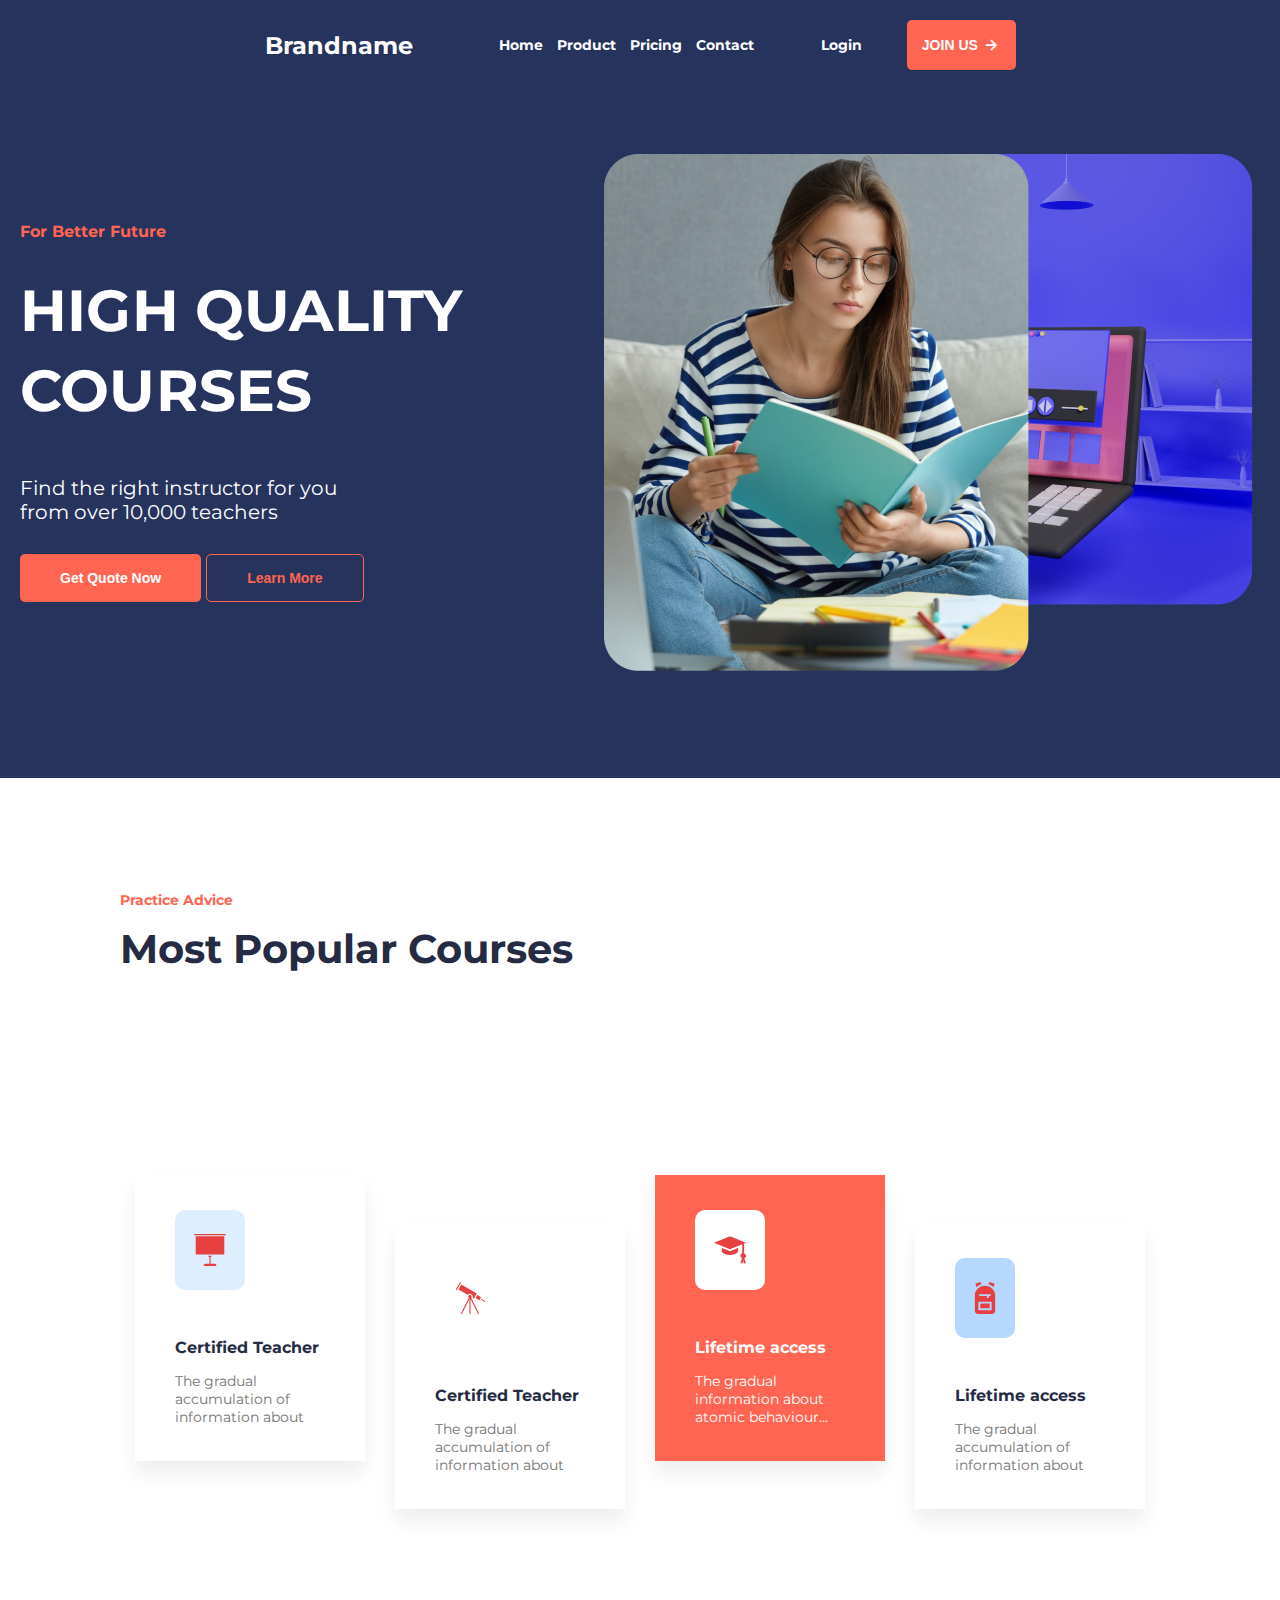
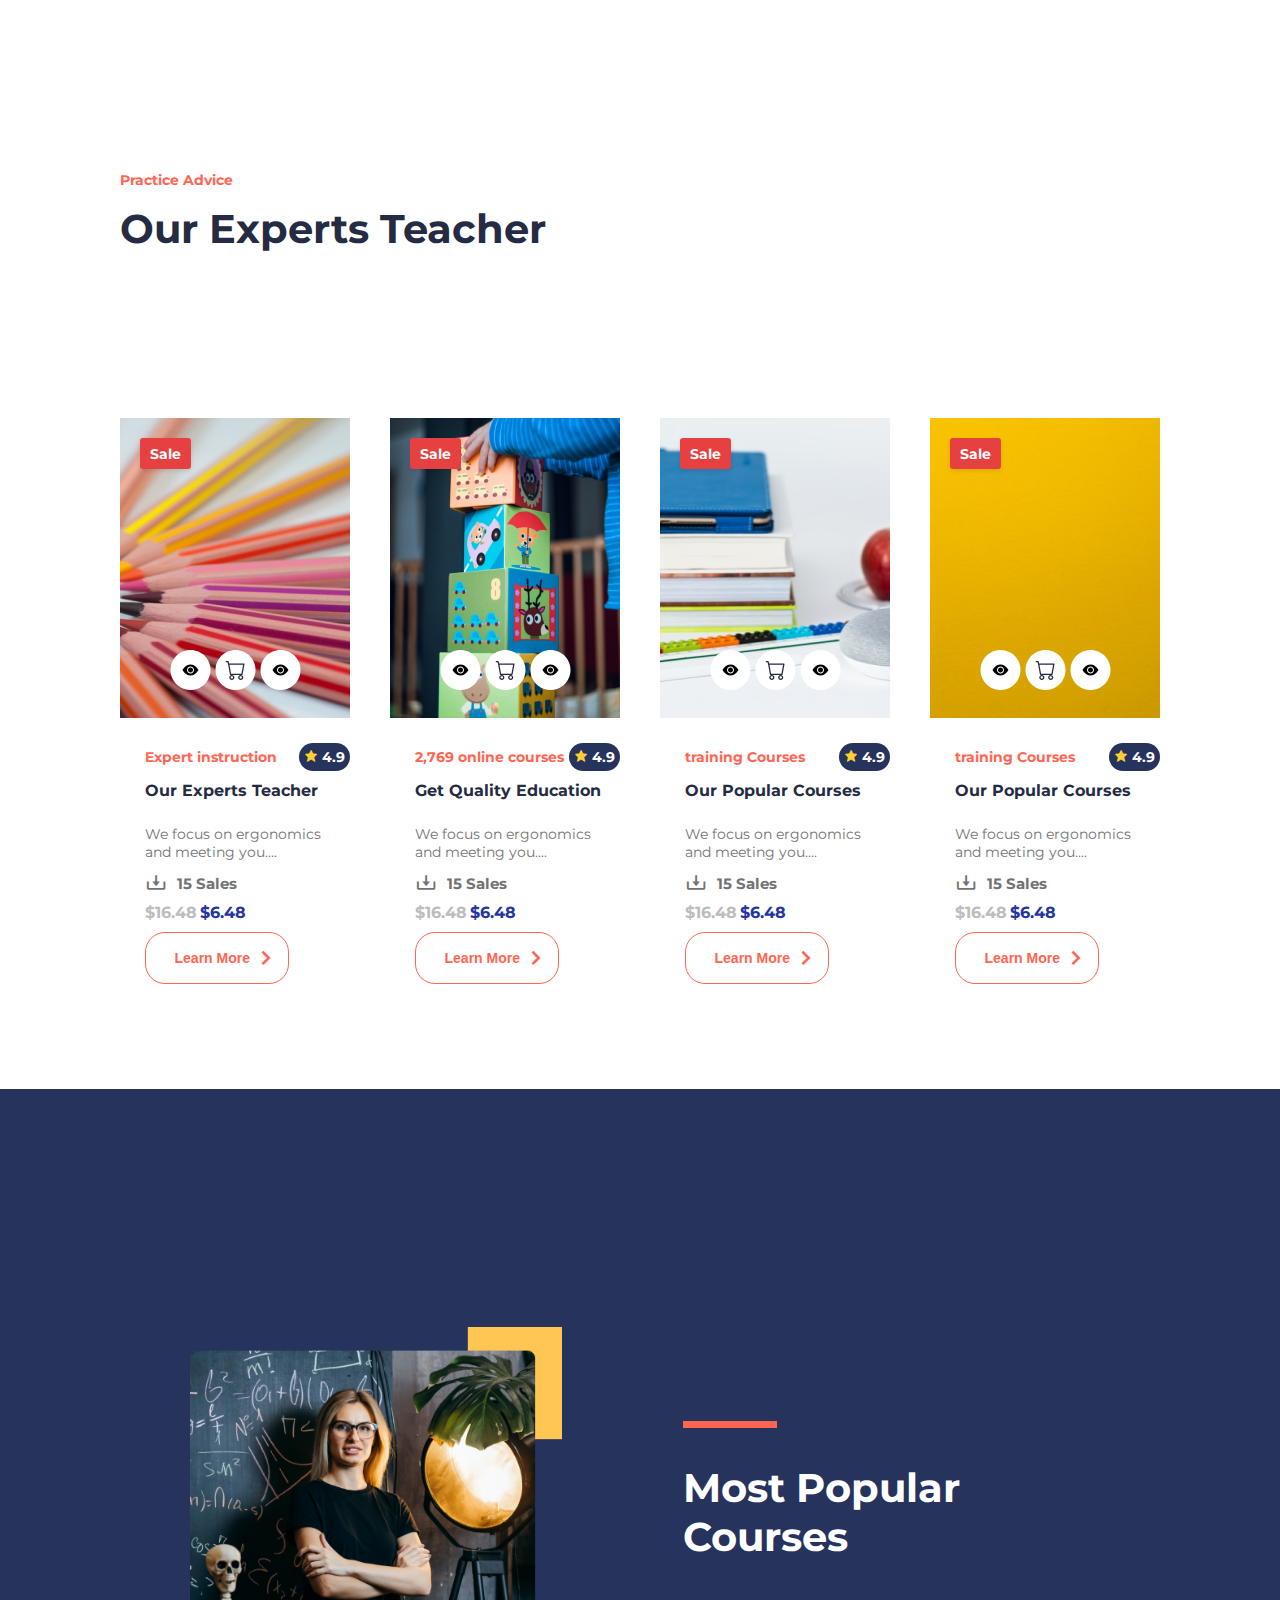
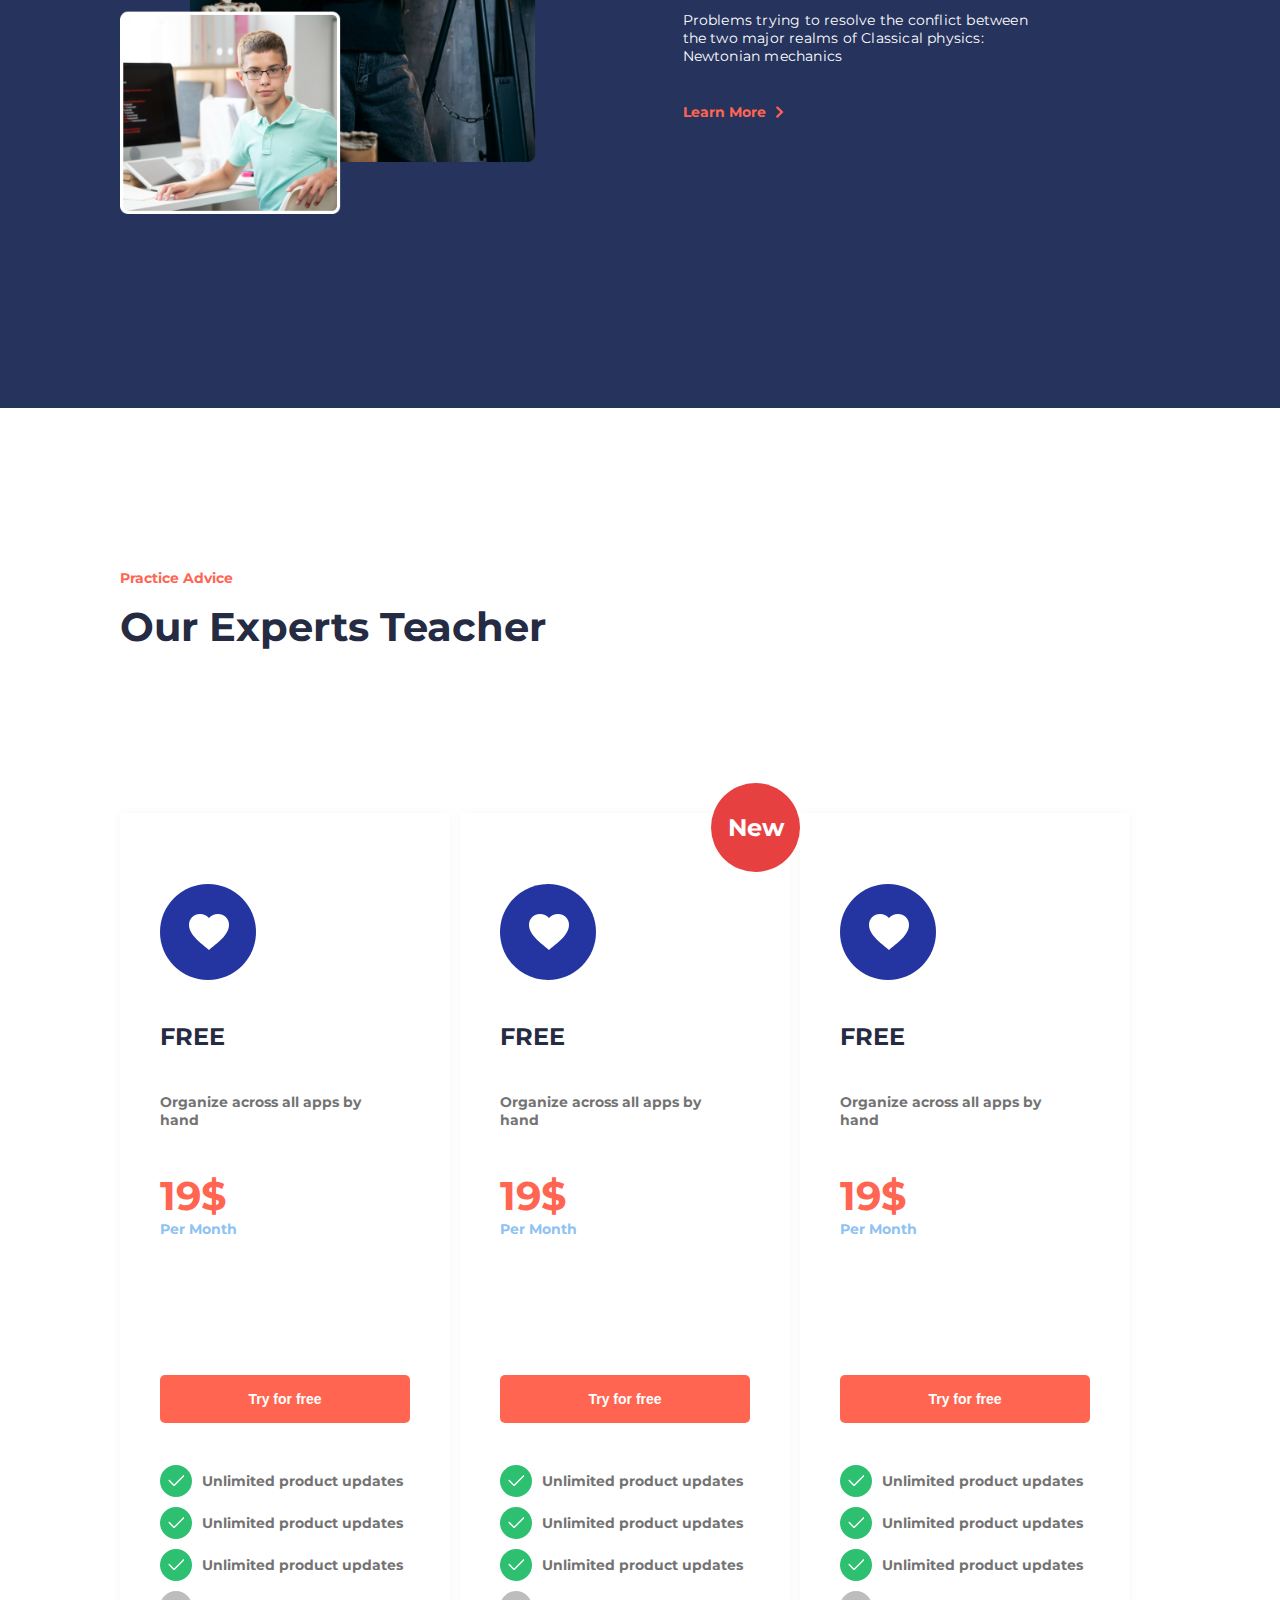
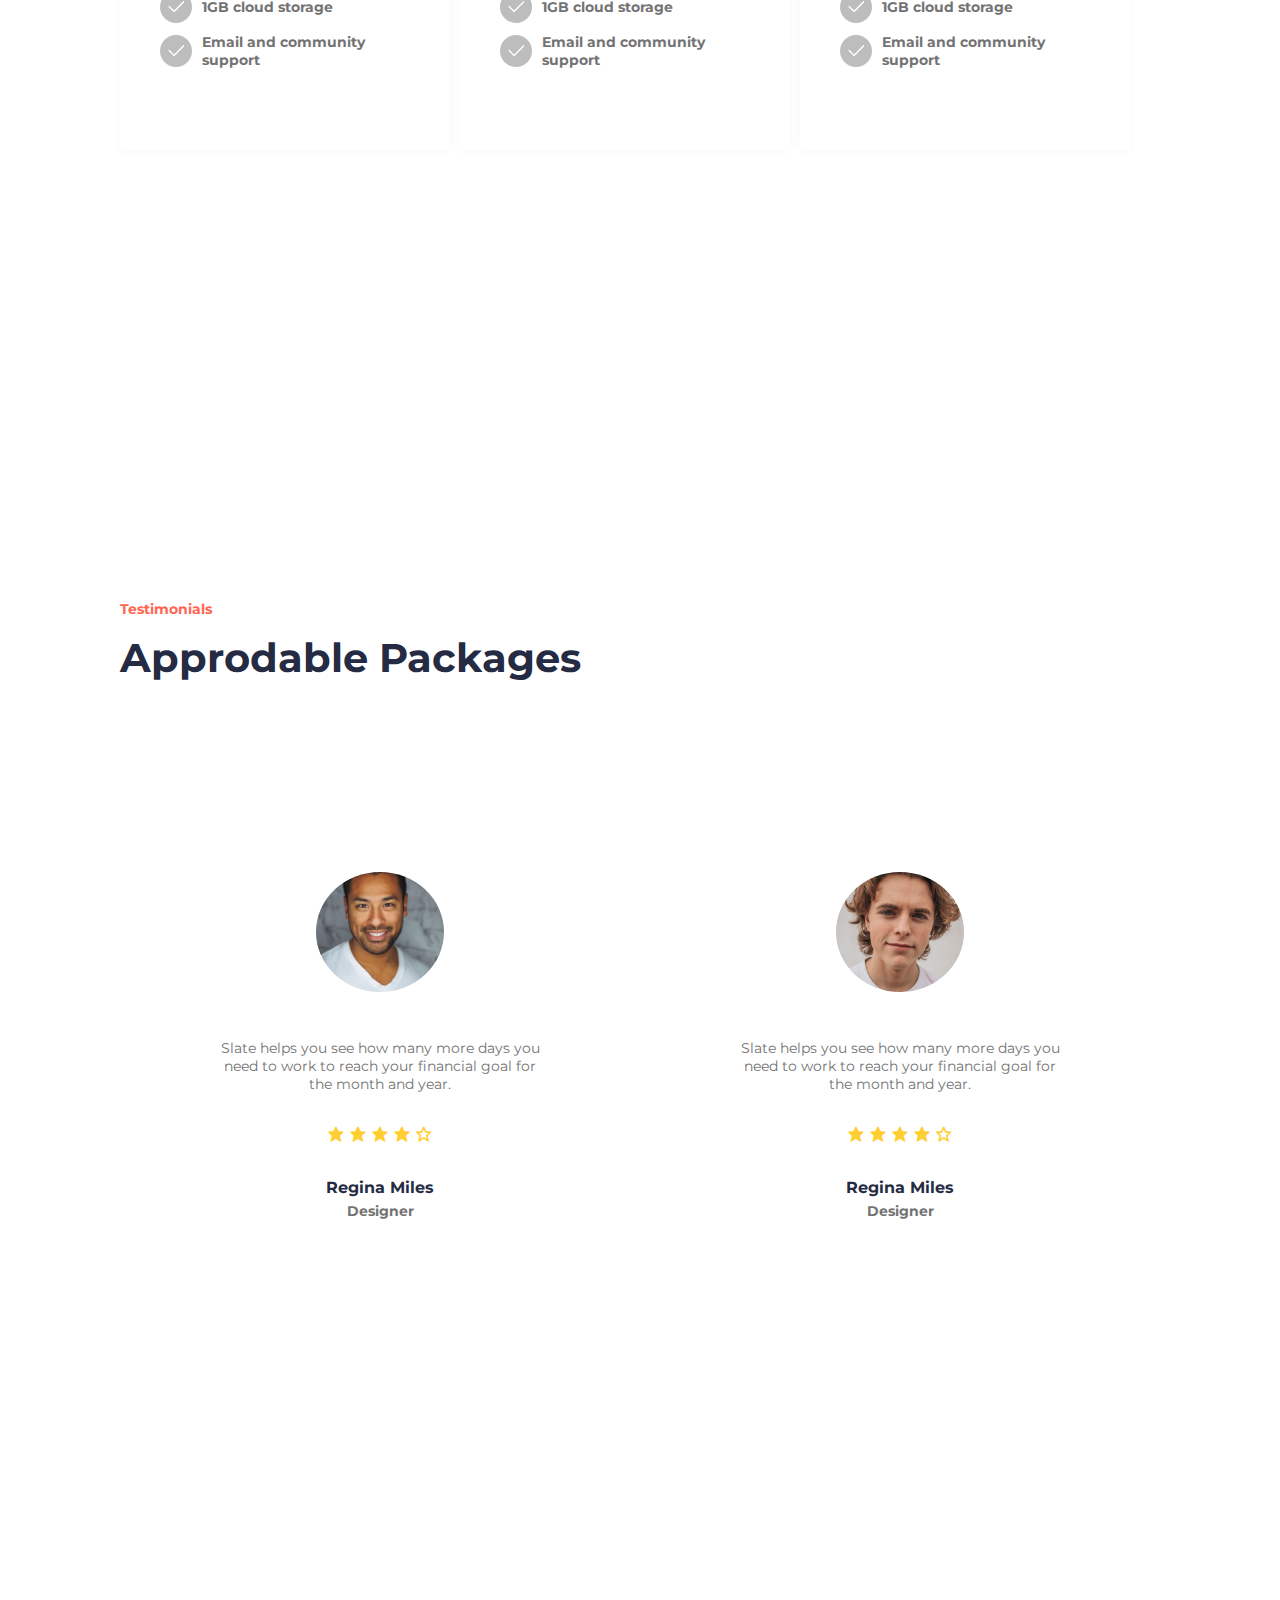
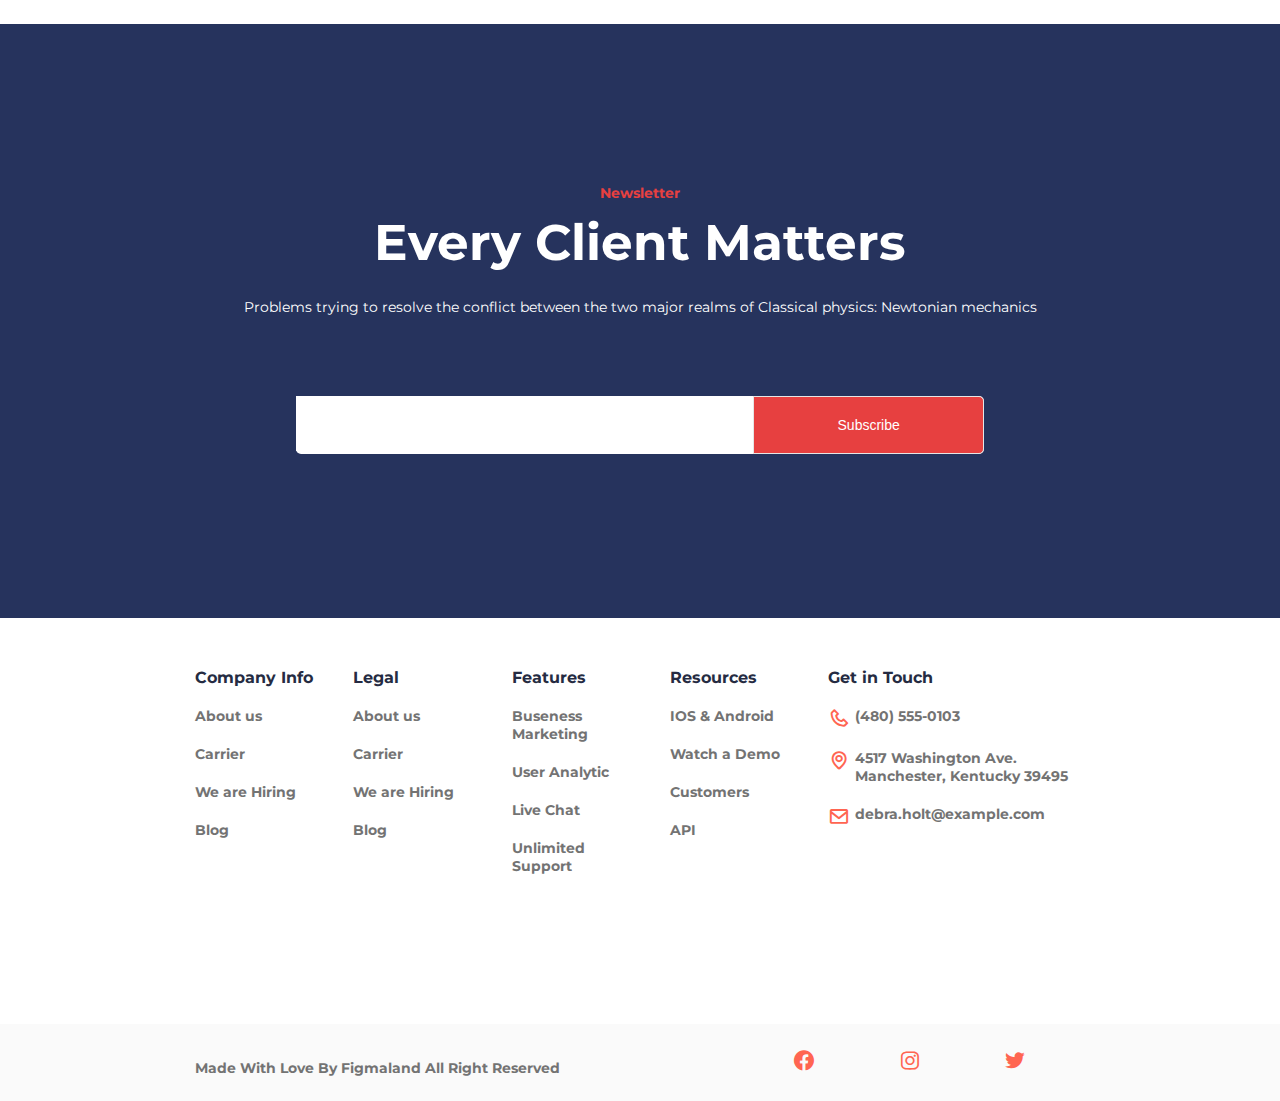
<file: index.html>
<!DOCTYPE html>
<html lang="pt-r">
<head>
    <meta charset="UTF-8">
    <meta http-equiv="X-UA-Compatible" content="IE=edge">
    <meta name="viewport" content="width=device-width,user-scalable=no">
    <link rel="preconnect" href="https://fonts.gstatic.com" crossorigin>
    <link rel="preconnect" href="https://fonts.googleapis.com">
    <link href="https://fonts.googleapis.com/css2?family=Montserrat:ital,wght@0,100;0,200;0,300;0,400;0,500;0,600;0,700;0,800;0,900;1,100;1,200;1,300;1,400;1,500;1,600;1,700;1,800;1,900&display=swap" rel="stylesheet">
    <link rel="shortcut icon" href="imagens/figma.svg" type="image/x-icon">
    <!-- Icons -->
    <link href='https://unpkg.com/boxicons@2.1.2/css/boxicons.min.css' rel='stylesheet'>
    <!-- CSS -->
    <link rel="stylesheet" href="css/style.css">
    <title>School Leader</title>
</head>
<body>
    <header>
        <div class="logo">
            <a href="index.html">Brandname</a>
        </div>

        <div class="box-btn">
            <span id="btn-mobile"></span>
        </div>
        <nav class="menu">
            <ul>
                <li><a href="#">Home</a></li>
                <li><a href="#">Product</a></li>
                <li><a href="#">Pricing</a></li>
                <li><a href="#">Contact</a></li>
            </ul>
            <div class="btn-header">
                <a href="">Login</a>
                <button class="btn-join-us">JOIN US<i class='bx bx-right-arrow-alt' style='color:#ffffff'></i></button> 
            </div>
        </nav>

    </header>
    <section class="welcome">
        <div class="center-content-welcome">
            <section class="text-welcome">
                <span>For Better Future</span>
                <h1>HIGH QUALITY COURSES </h1>
                <p>Find the right instructor for you <br>from over 10,000 teachers</p>
                <div class="btn-welcome">
                    <button>Get Quote Now</button>
                    <button>Learn More</button>
                </div>
            </section>
            <div class="img-welcome">
                <img src="imagens/pic-initial-pag.png" alt="">
            </div>
        </div>
    </section>
    <section class="most-popular">
        <div class="center-main">
            <div class="container-most-popular">
                <section class="section-text-default">
                    <span >Practice Advice</span>
                    <h2>Most Popular Courses</h2>
                    <p >Problems trying to resolve the conflict between<br> 
                        the two major realms of Classical physics: Newtonian mechanics </p>
                </section>
                <section class="cards">
                    <div >
                        <div class="box-card-text">
                            <img id="back-icon-claro"src="imagens/certified-icon.svg" alt="">
                            <h5>Certified Teacher</h5>
                            <p>The gradual<br>accumulation of<br>information about </p>
                        </div>
                    </div>
                    <div >
                        <div class="box-card-text margin-48">
                            <img id="back-icon-claro-azul" src="imagens/telescope.svg" alt="">
                            <h5>Certified Teacher</h5>
                            <p>The gradual<br>accumulation of<br>information about </p>
                        </div>
                    </div>
                    <div >
                        <div class="box-card-text box-card-text-orange">
                           <img id="back-icon-white" src="imagens/cap-icon-form.svg" alt="">
                           <h5>Lifetime access</h5>
                            <p>The gradual <br>information about <br>atomic behaviour...</p>
                        </div>
                    </div>
                    <div >
                        <div class="box-card-text margin-48 flex">
                            <img id="back-icon-azul-escuro" src="imagens/lifetime-icon.svg" alt="">
                            <h5>Lifetime access</h5>
                            <p>The gradual <br>accumulation of <br>information about </p>
                        </div>
                    </div>
                </section>
            </div>
        </div>
    </section>
    <section class="experts-teacher">
        <div class="center-main">
            <section class="section-text-default">
                <span >Practice Advice</span>
                <h2>Our Experts Teacher</h2>
                <p >Problems trying to resolve the conflict between<br> 
                    the two major realms of Classical physics: Newtonian mechanics </p>
            </section>
            <div class="container-cards-text-section">
                <div class="box-display-cards-experts-teacher">
                    <div class="box-card-most-baner-sale">
                        <div class="format-card-div product1">
                            <span class="sale">Sale</span>
                            <div>
                                <img src="imagens/like.svg" alt="">
                                <img src="imagens/basket.svg" alt="">
                                <img src="imagens/eye.svg" alt="">
                            </div>
                        </div>
                        <section class="text-card-product">
                            <div class="span-flex">
                                <span>Expert instruction</span>
                                <span><i class='bx bxs-star' style='color:#ffce31'></i> 4.9</span>
                            </div>
                            <h5>Our Experts Teacher</h5>
                            <p>We focus on ergonomics 
                                <br>and meeting you....</p>
                            <div class="quan-downloads">
                                <i class='bx bx-download' style='color:#737373'></i>
                                <h6>15 Sales</h6>
                            </div>
                            <div class="box-price">
                                <h5>$16.48</h5>
                                <h5>$6.48</h5>
                            </div>
                            <button>Learn More <i class='bx bx-chevron-right' style='color:#ff6551'></i></button>
                        </section>
                    </div>
                    <div class="box-card-most-baner-sale">
                        <div class="format-card-div product2">
                            <span class="sale">Sale</span>
                            <div>
                                <img src="imagens/like.svg" alt="">
                                <img src="imagens/basket.svg" alt="">
                                <img src="imagens/eye.svg" alt="">
                            </div>
                        </div>
                        <section class="text-card-product">
                            <div class="span-flex">
                                <span>2,769 online courses</span>
                                <span><i class='bx bxs-star' style='color:#ffce31'></i> 4.9</span>
                            </div>
                            <h5>Get Quality Education</h5>
                            <p>We focus on ergonomics 
                                <br>and meeting you....</p>
                            <div class="quan-downloads">
                                <i class='bx bx-download' style='color:#737373'></i>
                                <h6>15 Sales</h6>
                            </div>
                            <div class="box-price">
                                <h5>$16.48</h5>
                                <h5>$6.48</h5>
                            </div>
                            <button>Learn More <i class='bx bx-chevron-right' style='color:#ff6551'></i></button>
                        </section>
                    </div>
                    <div class="box-card-most-baner-sale">
                        <div class="format-card-div product3">
                            <span class="sale">Sale</span>
                            <div>
                                <img src="imagens/like.svg" alt="">
                                <img src="imagens/basket.svg" alt="">
                                <img src="imagens/eye.svg" alt="">
                            </div>
                        </div>
                        <section class="text-card-product">
                            <div class="span-flex">
                                <span>training Courses</span>
                                <span><i class='bx bxs-star' style='color:#ffce31'></i> 4.9</span>
                            </div>
                            <h5>Our Popular Courses</h5>
                            <p>We focus on ergonomics 
                                <br>and meeting you....</p>
                            <div class="quan-downloads">
                                <i class='bx bx-download' style='color:#737373'></i>
                                <h6>15 Sales</h6>
                            </div>
                            <div class="box-price">
                                <h5>$16.48</h5>
                                <h5>$6.48</h5>
                            </div>
                            <button>Learn More <i class='bx bx-chevron-right' style='color:#ff6551'></i></button>
                        </section>
                    </div>
                    <div class="box-card-most-baner-sale">
                        <div class="format-card-div product4">
                            <span class="sale">Sale</span>
                            <div>
                                <img src="imagens/like.svg" alt="">
                                <img src="imagens/basket.svg" alt="">
                                <img src="imagens/eye.svg" alt="">
                            </div>
                        </div>
                        <section class="text-card-product">
                            <div class="span-flex">
                                <span>training Courses</span>
                                <span><i class='bx bxs-star' style='color:#ffce31'></i> 4.9</span>
                            </div>
                            <h5>Our Popular Courses</h5>
                            <p>We focus on ergonomics 
                                <br>and meeting you....</p>
                            <div class="quan-downloads">
                                <i class='bx bx-download' style='color:#737373'></i>
                                <h6>15 Sales</h6>
                            </div>
                            <div class="box-price">
                                <h5>$16.48</h5>
                                <h5>$6.48</h5>
                            </div>
                            <button>Learn More <i class='bx bx-chevron-right' style='color:#ff6551'></i></button>
                        </section>
                    </div>
            </div>
            </div>    
    </section>
    <section class="most-popular-courses">
        <div class="center-main margin-160">
            <div class="container-flex-popular-courses">
                <div class="popular-courses-main">
                    <img src="imagens/pic-most-popuar-courses-section.png" alt="">
                </div>
                <section class="text-container-popular-courses">
                    <h2>Most Popular 
                        <br>Courses
                    </h2>
                        <p>Problems trying to resolve the conflict between 
                        <br>the two major realms of Classical physics:<br>
                        Newtonian mechanics </p>
                    <a href="#" title="Saiba mais">Learn More <i class='bx bx-chevron-right' style='color:#ff6551'></i></a>
                </section>
            </div>
        </div>
    </section>
    <section class="our-expert-teacher-two">
        <div class="center-main margin-160">
            <div class="container-flex-expert-two">
                <section class="section-text-default">
                    <span >Practice Advice</span>
                    <h2>Our Experts Teacher</h2>
                    <p >Problems trying to resolve the conflict between<br> 
                    the two major realms of Classical physics: Newtonian mechanics </p>
                </section>
                <div class="box-baners-large">
                    <div class="box-baner">
                        <img src="imagens/coração-blue.svg" alt="">
                        <h3>FREE</h3>
                        <h6>Organize across all apps by 
                        <br>hand</h6>
                        <div class="span-box-baner">
                            <span>19$</span>
                            <h6>Per Month</h6>
                        </div>
                        <p>Slate helps you see how 
                        <br>many more days you need...</p>
                        <button>Try for free</button>
                        <div class="plans">
                            <div class="content-planos">
                                <img src="imagens/circle-verde.svg" alt="">
                                <h6>Unlimited product updates
                                </h6>
                            </div>
                            <div class="content-planos">
                                <img src="imagens/circle-verde.svg" alt="">
                                <h6>Unlimited product updates
                                </h6>
                            </div>
                            <div class="content-planos">
                                <img src="imagens/circle-verde.svg" alt="">
                                <h6>Unlimited product updates
                                </h6>
                            </div>
                            <div class="content-planos">
                                <img src="imagens/circle-cinza.svg" alt="">
                                <h6>1GB cloud storage
                                </h6>
                            </div>
                            <div class="content-planos">
                                <img src="imagens/circle-cinza.svg" alt="">
                                <h6>Email and community<br>support
                                </h6>
                            </div>
                        </div>
                    </div>              
                    <div class="box-baner">
                        <img src="imagens/coração-blue.svg" alt="">
                        <h3>FREE</h3>
                        <h6>Organize across all apps by 
                        <br>hand</h6>
                        <div class="span-box-baner">
                            <span>19$</span>
                            <h6>Per Month</h6>
                        </div>
                        <p>Slate helps you see how 
                        <br>many more days you need...</p>
                        <button>Try for free</button>
                        <div class="plans">
                            <div class="content-planos">
                                <img src="imagens/circle-verde.svg" alt="">
                                <h6>Unlimited product updates
                                </h6>
                            </div>
                            <div class="content-planos">
                                <img src="imagens/circle-verde.svg" alt="">
                                <h6>Unlimited product updates
                                </h6>
                            </div>
                            <div class="content-planos">
                                <img src="imagens/circle-verde.svg" alt="">
                                <h6>Unlimited product updates
                                </h6>
                            </div>
                            <div class="content-planos">
                                <img src="imagens/circle-cinza.svg" alt="">
                                <h6>1GB cloud storage
                                </h6>
                            </div>
                            <div class="content-planos">
                                <img src="imagens/circle-cinza.svg" alt="">
                                <h6>Email and community<br>support
                                </h6>
                            </div>
                        </div>
                    </div>              
                    <div class="box-baner">
                        <img src="imagens/coração-blue.svg" alt="">
                        <h3>FREE</h3>
                        <h6>Organize across all apps by 
                        <br>hand</h6>
                        <div class="span-box-baner">
                            <span>19$</span>
                            <h6>Per Month</h6>
                        </div>
                        <p>Slate helps you see how 
                        <br>many more days you need...</p>
                        <button>Try for free</button>
                        <div class="plans">
                            <div class="content-planos">
                                <img src="imagens/circle-verde.svg" alt="">
                                <h6>Unlimited product updates
                                </h6>
                            </div>
                            <div class="content-planos">
                                <img src="imagens/circle-verde.svg" alt="">
                                <h6>Unlimited product updates
                                </h6>
                            </div>
                            <div class="content-planos">
                                <img src="imagens/circle-verde.svg" alt="">
                                <h6>Unlimited product updates
                                </h6>
                            </div>
                            <div class="content-planos">
                                <img src="imagens/circle-cinza.svg" alt="">
                                <h6>1GB cloud storage
                                </h6>
                            </div>
                            <div class="content-planos">
                                <img src="imagens/circle-cinza.svg" alt="">
                                <h6>Email and community<br>support
                                </h6>
                            </div>
                        </div>
                    </div>                       
                </div>
            </div>
        </div>
    </section>

    <!-- APRODABLE SECTION -->
    <section class="aprodable">
        <div class="center-main margin-160">
            <div class="aprodable-flex-container"> 
                <section class="section-text-default">
                    <span >Testimonials</span>
                    <h2>Approdable Packages</h2>
                    <p >Problems trying to resolve the conflict between<br> 
                        the two major realms of Classical physics: Newtonian mechanics  </p>
                </section>
                <div class="testimoniais">
                    <div class="descri">
                        <div class="img-profile user1">
                        </div>
                        <p >Slate helps you see how many more days 
                            you need to work to reach your financial 
                            goal for the month and year.</p>
                        <div class="star-box">
                            <i class='bx bxs-star' style='color:#ffce31'></i>
                            <i class='bx bxs-star' style='color:#ffce31'></i>
                            <i class='bx bxs-star' style='color:#ffce31'></i>
                            <i class='bx bxs-star' style='color:#ffce31'></i>
                            <i class='bx bx-star' style='color:#ffce31'  ></i>
                        </div>
                        <div class="name-profission">
                            <h5>Regina Miles</h5>
                            <h6>Designer</h6>
                        </div>
                    </div>
                    <box class="descri">
                        <div class="img-profile user2">
                        </div>
                        <p >Slate helps you see how many more days 
                            you need to work to reach your financial 
                            goal for the month and year.</p>
                        <div class="star-box">
                            <i class='bx bxs-star' style='color:#ffce31'></i>
                            <i class='bx bxs-star' style='color:#ffce31'></i>
                            <i class='bx bxs-star' style='color:#ffce31'></i>
                            <i class='bx bxs-star' style='color:#ffce31'></i>
                            <i class='bx bx-star' style='color:#ffce31'  ></i>
                        </div>
                        <div class="name-profission">
                            <h5>Regina Miles</h5>
                            <h6>Designer</h6>
                        </div>
                    </box>
                </div>
            </div>
        </div>
    </section>
    <footer>
    
        <!-- Newsletter section -->

    <section class="newsletter">
        <div class="center-main margin-160">
            <div class="container-flex-newsletter">
                <section class="text-newsletter">
                    <h6>Newsletter</h6>
                    <h3>Every Client Matters</h3>
                    <p>Problems trying to resolve the conflict between 
                        the two major realms of Classical physics: Newtonian mechanics </p>
                </section>
            
                <div class="search">
                    <form>
                        <div class="box-label">
                            <label>
                                <input type="search" name="search">
                            </label>
                            <input type="submit" nane="send" value="Subscribe">
                        </div>
                    </form>
                </div>
            </div>
        </div>
    </section>
    <footer>
    
        <div class="container-flex-footer">
            <div class="center-footer-especial">
                <div class="box-links">
                    <section class="footer-links">
                        <h5>Company Info</h5>
                        <a href="">About us</a>
                        <a href="">Carrier</a>
                        <a href="">We are Hiring</a>
                        <a href="">Blog</a>
                    </section>
                    <section class="footer-links">
                        <h5>Legal</h5>
                        <a href="">About us</a>
                        <a href="">Carrier</a>
                        <a href="">We are Hiring</a>
                        <a href="">Blog</a>
                    </section>
                    <section class="footer-links">
                        <h5>Features</h5>
                        <a href="">Buseness Marketing</a>
                        <a href="">User Analytic</a>
                        <a href="">Live Chat</a>
                        <a href="">Unlimited Support</a>
                    </section>
                    <section class="footer-links">
                        <h5>Resources</h5>
                        <a href="">IOS & Android</a>
                        <a href="">Watch a Demo</a>
                        <a href="">Customers</a>
                        <a href="">API</a>
                    </section>
                    <address>
                        <h5>Get in Touch</h5>
                        <a href="">
                            <div class="flex-address-links">
                                <i class='bx bx-phone'></i>
                                <h6>(480) 555-0103</h6>
                            </div>
                        </a>
                        <a href="">
                            <div class="flex-address-links">
                                <i class='bx bx-map'></i>
                                <h6>4517 Washington Ave. Manchester, 
                                    Kentucky 39495</h6>
                            </div>
                        </a>
                        <a href="">
                            <div class="flex-address-links">
                                <i class='bx bx-envelope'  ></i>
                                <h6>debra.holt@example.com</h6>
                            </div>
                        </a>

                    </address>
                </div>
            </div>
            <section class="copy">
                <p>Made With Love By Figmaland All Right Reserved </p>
                <div class="icons-links-copy">
                    <a href="">
                        <i class='bx bxl-facebook-circle' style='color:#ff6551'  ></i>
                    </a>
                    <a href=""> 
                        <i class='bx bxl-instagram' style='color:#ff6551' ></i>
                    </a>
                    <a href="">
                        <i class='bx bxl-twitter' style='color:#ff6551' ></i>
                    </a>
                </div>
            </section>
        </div>

    </footer>
    <script src="js/script.js"></script>
</body>
</html>
</file>
<file: css/style.css>
@import url("https://necolas.github.io/normalize.css/latest/normalize.css");

*{
    margin: 0;
    padding: 0;
    box-sizing: border-box;
    /* font-size: 1rem; */
}
:root{
    --bg-dark-blue:rgba(38, 51, 93, 1);
    --text-color:#fff;
    --primary-color: rgba(255, 101, 81, 1);
    --color-hs-sections: #252B42;
    --color-p-cards:#737373;
    --color-back-icon-claro: #F9FDFF;
    --color-back-icon-azul-claro:#DDEEFE;
    --color-back-icon-white:#fff;
    --color-back-icon-azul-escuro: #B6D7FF;

}
ul, li, a,h1,p,h2,h3,h4,h5,p{
    text-decoration: none;
    list-style: none;
    padding: none;
    margin: 0;
}
body{
    font-family: 'Montserrat', 'sans-serif';
    transition: all 0.5s ease-in-out;
}

/* Configuração do texto padrão dos títulos */

.section-text-default{
    flex: 1;
    padding-right: 40px;
}

.section-text-default h2,p{
    margin-top: 15px;
}
.section-text-default span{
    font-weight: 700;
    font-size: 14px;
    color: var(--primary-color);
}
.section-text-default h2{
    font-size: 40px;
    font-weight: bold;
    color:var(--color-hs-sections);
}
/* Configuração do texto padrão dos títulos */

header{
    display: flex;
    align-items: center;
    justify-content: center;
    min-height: 71px;
    background-color: var(--bg-dark-blue);
    color: var(--text-color);
    padding: 19px 220px 0 195px;
    font-style: normal;
    font-weight: bold;
    font-size: 14px;
}
.logo{
    display: flex;
    justify-content: center;
    align-items: center;
    font-size: 24px;
    flex: 1;
}
.logo a{
    color: var(--text-color);
    display: block; 
    padding: 3px;
}
.box-btn{
    display: none;
}
#btn-mobile{
    position: relative;
    width: 30px;
    max-height: 30px;
    display: block;
    transition: all 0.3s ease-in-out;
    border-top: solid 4px rgb(255, 255, 255);
    cursor: pointer;
}
#btn-mobile::before,#btn-mobile::after{
    content: '';
    width: 30px;
    height: 4px;
    display: block;
    background-color:currentColor;
    margin-top: 5px;
    transition: all 0.3s ease-in-out;
    position: relative;
}
.box-btn.active #btn-mobile{
    border-top: 0;
}
.box-btn.active #btn-mobile::before{
    transform: rotate(45deg);
}
.box-btn.active #btn-mobile::after{
    top: -9px;
    transform: rotate(-45deg);
}
.menu.active{
    display: block;
    position: absolute;
    top: 71px;
    width:100vw;
    height: 100vh;
    background-color: #26335D;
}
.menu.active ul{
    position: relative;
    display: block;
    margin: 50px auto;
    text-align: center;
}
.menu.active ul li{
    font-size: 20px;
    margin-bottom: 20px;
}
.menu.active .btn-header{
    margin: 30px auto;
    justify-content: center;
}

.menu{
    /* min-width: 738px; */
    display: flex;
    align-items: center;
    justify-content: space-around;
    flex: 2;
    animation: menu-animated 0.2s ease-in 0.2s forwards;
}
.menu ul{
    animation: drop-options 0.3s ease-in-out 0.5s forwards;
}
.menu .btn-header .btn-join-us{
    display: flex;
    align-items: center;
    background: var(--primary-color);
    padding: 15px;
    border-radius: 5px;
    border: 0;
    gap: 3px;
    cursor: pointer;
    font-size: 14px;
    font-weight: bold;
    color: #fff;
    text-transform: uppercase;
    text-align: center;
}
.menu .btn-header .btn-join-us i{
    font-size: 20px;
}
.menu ul{
    display: flex;
    max-width: 289px;
    width: 100%;
    gap: 14px;
}
.menu ul li a{
    display: block;
    color: var(--text-color);
}
.btn-header a{
    display: block;
    color: var(--text-color);
}
.btn-header{
    display: flex;
    max-width: 223px;
    width: 100%;
    align-items: center;
    gap: 45px;
}
.welcome{
    background: var(--bg-dark-blue);
    background-size: cover;
    min-height: 707px;
    /* padding: 10px; */
}

.center-content-welcome{
    max-width: 1280px;
    /* width: 100%; */
    display: flex;
    align-items: center;
    margin: 0 auto;
    transition: all 0.2s ease-in-out;
    flex-wrap: wrap;
}
.text-welcome{
    display: flex;
    width: 100%;
    height: auto;
    flex-direction: column;
    gap: 30px;
    font-style: normal;
    flex: 1.2;
    padding-left: 20px;
    padding-right: 60px;
}
.text-welcome span{
    font-size: 16px;
    font-weight: bold;
    color: var(--primary-color);
}
.text-welcome h1{
    font-style: normal;
    font-weight: 700;
    font-size: 58px;
    line-height: 80px;
    letter-spacing: 0.2px;
    color: #FFFFFF;
}
.text-welcome p{
    font-size: 20px;
    font-weight: 400;
    color: var(--text-color);
}
.btn-welcome{
    display: flex;
    max-width: 367px;
    gap: 5px;
}
.text-welcome .btn-welcome button{
    border: none;
    padding: 15px 40px;
    border-radius: 5px;
    font-size: 14px;
    font-weight: bold;
    cursor: pointer;
    
}
.text-welcome .btn-welcome button:nth-child(1){
    background: var(--primary-color);
    color: var(--text-color);
    max-width: 195px;
}
.text-welcome .btn-welcome button:nth-child(2){
    background: none;
    border: solid 1px var(--primary-color);
    color: var(--primary-color);
    max-width: 165px;
}
.img-welcome{
    flex: 1;
    width: 100%;
    display: flex;
    align-items: center;
    justify-content: center;
}
.img-welcome img{
    min-width: 80%;
}
/* Container que centralizar o conteúdo do site  */
.center-main{
    max-width: 1040px;
    margin: 112px auto;
    transition: all 0.2s ease-in-out;
}
/* </> */
.most-popular{
    min-height: 768px;
}
.container-most-popular{
    min-height: 768px;
    width: 100%;
    display: flex;
    flex-direction: column;
    justify-content: space-around;
}
.cards{
    display: flex;
    justify-content: space-around;
    flex-wrap: wrap;
    flex:1;

}
.cards div{
    flex:1;
    max-width: 230px;
    min-width: 230px;
}
.cards .box-card-text{
    flex:1;
    min-width: 230px;
    display: flex;
    flex-direction: column;
    align-items: flex-start;
    padding: 35px 40px;
    background: #FFFFFF;
    box-shadow: 0px 13px 19px rgba(0, 0, 0, 0.07);
    font-weight: 700;
    font-size: 16px;
    text-align: left;
    transition: all 0.2s ease-in-out;
}
.cards .box-card-text:hover{
    transform: scale(1.05);
}
.cards .box-card-text-orange{
    background: var(--primary-color);
}
.cards .box-card-text img{
    display: block;
    padding: 24px 19px;
    border-radius: 10px;
    max-width: 71px;
    max-height: 80px;
}
.cards .box-card-text h5{
    /* line-height: 20px; */
    /* border-bottom-width: 1px; */
    /* border-bottom: 1px solid var(--primary-color) */
    font-weight: 700;
    font-size: 16px;
    color: var(--color-hs-sections);
}
.cards .box-card-text p{
    font-weight: 400;
    font-size: 14px;
    color: var(--color-p-cards);
}
.cards .box-card-text-orange h5{
    font-weight: 700;
    font-size: 16px;
    color: var(--text-color);
}
.cards .box-card-text-orange p{
    font-weight: 400;
    font-size: 14px;
    color: var(--text-color);
}
.cards .box-card-text #back-icon-claro{
    background-color: var(--color-back-icon-azul-claro);
}
.cards .box-card-text #back-icon-azul-claro{
    background-color: var(--color-back-icon-claro);
    
}
.cards .box-card-text #back-icon-white{
    background-color: var(--color-back-icon-white);
}
.cards .box-card-text #back-icon-azul-escuro{
    background-color: var(--color-back-icon-azul-escuro);
}
.cards :nth-child(2), .cards :nth-child(4){
    margin-top: 48px;
}

/* seção 3 */
.experts-teacher{
    min-height: 919px;
}
.container-cards-text-section{
    display: flex;
    flex-direction: column;
    justify-content: space-between;
}
.box-display-cards-experts-teacher{
    display: flex;
    align-items: center;
    justify-content: space-between;
    margin-top: 112px;
    overflow: hidden;
    gap: 20px;
}
.box-display-cards-experts-teacher .format-card-div{
    display: flex;
    flex-direction: column;
    align-items: flex-start;
    justify-content: space-between;
    height: 300px;
    max-width: 238px;
    width: 100%;
    background-size: cover;
    background-position: center;
    padding: 20px 20px 24px 20px;
    transition: all 0.2s ease-in-out;
}
.box-display-cards-experts-teacher .format-card-div:hover{
    transform: scale(1.05);
}
.box-display-cards-experts-teacher .format-card-div.product1 {
    background-image: url("../imagens/product-cover-1.png");
}
.box-display-cards-experts-teacher .format-card-div.product2 {
    background-image: url("../imagens/product-cover-2.png");
}
.box-display-cards-experts-teacher .format-card-div.product3 {
    background-image: url("../imagens/product-cover-3.png");
}
.box-display-cards-experts-teacher .format-card-div.product4 {
    background-image: url("../imagens/product-cover-4.png");
}
.box-display-cards-experts-teacher{
    flex-wrap: wrap;
}
.box-display-cards-experts-teacher .sale{
    padding: 6.5px 10px;
    color: var(--text-color);
    background: #E74040;
    box-shadow: 0px 2px 4px rgba(0, 0, 0, 0.1);
    border-radius: 3px;
    font-weight: 700;
    font-size: 14px;
}
.box-card-most-baner-sale{
    display: flex;
    flex-direction: column;
    min-width: 210px;
    flex: 1; 
    max-width: 230px;

}
.format-card-div div{
    margin: 0 auto;
    background: none;
}


.box-section-text-card{
    display: flex;
    align-items: center;
    justify-content: space-between;
}
.text-card-product{
    display: flex;
    flex-direction: column;
    justify-content: space-between;
    gap: 10px;
    height: 267px;
    max-width: 238px;
    width: 100%;
    padding: 25px 0 35px 25px;
}
.text-card-product .span-flex {
    display: flex;
    justify-content: space-between;
    align-items: center;
    color: var(--primary-color);
    font-weight: 700;
    font-size: 14px;
}
.text-card-product .span-flex span:nth-child(2){
    display: block;
    background: #26335D;
    padding: 5px;
    border-radius: 20px;
    color: var(--text-color);
}
.text-card-product h5{
    font-weight: 700;
    font-size: 16px;
    color: var(--color-hs-sections);
}
.text-card-product p{
    font-weight: 400;
    font-size: 14px;
    color: var(--color-p-cards);
}
.text-card-product .quan-downloads{
    display: flex;
    gap: 10px;
    align-items: flex-end;
    text-align: center;
    font-size: 22px;
    font-weight: bold;
    color: var(--color-p-cards);
}
.text-card-product .box-price{
    display: flex;
    font-weight: 700;
    font-size: 16px;
    gap: 3px;
}
.text-card-product .box-price h5:nth-child(1){
    color: #BDBDBD;
}
.text-card-product .box-price h5:nth-child(2){
    color: #2435A1;
}
.text-card-product button{
    display: flex;
    align-items: center;
    justify-content: flex-end;
    border-radius: 20px;
    border: solid 1px var(--primary-color);
    color: var(--primary-color);
    background: none;
    padding: 10px 8px 10px 12px;
    max-width: 144px;
    font-weight: 700;
    font-size: 14px;
    cursor: pointer;
}
.text-card-product button i{
    padding: 0;
    font-size: 30px;
}





/* seção 4 */
.center-main.margin-160{
    margin-top: 160px;
}
.most-popular-courses{
    background: var(--bg-dark-blue);
    min-height: 919px;
    display: flex;
    align-items: center;
    background-size: cover;
}
.container-flex-popular-courses{
    display: flex;
    align-items: center;
    justify-content: space-between;
}
.popular-courses-main{
    max-width: 544px;
    width: 100%;
    height: auto;
    flex: 1;

}
.popular-courses-main img{
    max-width: 100%;
    min-width: 50%;
}
.text-container-popular-courses{
    padding: 0 35px 0 0;
    display: flex;
    flex-direction: column;
    gap: 35px;
    flex: 1;
    padding: 151px 35px 151px 120px;
}
.text-container-popular-courses h2{
    font-weight: 700;
    font-size: 40px;
    color: var(--text-color);
}
.text-container-popular-courses h2::before{
    content: '';
    width: 94px;
    margin-bottom: 35px;
    border-top: solid 7px var(--primary-color);
    display: block; /*sempre que for usar o before tem que dá display block */
}
.text-container-popular-courses p{
    font-style: normal;
    font-weight: 400;
    font-size: 14px;
    color: var(--text-color);
    letter-spacing: 0.2px;
}
.text-container-popular-courses a{
    display: flex;
    align-items: center;
    text-align: center;
    font-weight: 700;
    font-size: 14px;
    color: var(--primary-color);
}
.text-container-popular-courses i{
    font-size: 25px;
}

/* section newsletter */
.our-expert-teacher-two{
    min-height: 1471px;
}
.container-flex-expert-two{
    display: flex;
    flex-direction: column;
    align-items: flex-start;
    gap: 109px;

}

.box-baners-large{
    display: flex;
    align-items: center;
    gap: 10px;
    position: relative;
    flex-wrap: wrap;
    align-items: center;
    justify-content: center;
}
.box-baner{
    background: rgba(255, 255, 255, 1);
    max-width: 330px;
    min-width: 330px;
    height: 937px;
    box-shadow: 0 0 10px #f7f7f7;
    padding: 50px 40px;
    display: flex;
    flex-direction: column;
    align-items: flex-start;
    justify-content: space-around;
    
}
.box-baner:nth-child(2){
    position: relative;
}
.box-baner:nth-child(2)::before{
    position: absolute;
    display: flex;
    align-items: center;
    justify-content: center;
    content: 'New';
    border-radius:50% ;
    width: 89px;
    height: 89px;
    right: -10px;
    background-color: #E74040;
    font-size: 24px;
    font-weight: bold;
    color: #fff;
    top: -30px;
}

.box-baner img{
    max-width: 96px;
    width: 100%;
    height: 96px;
}
.box-baner .content-planos{
    display: flex;
    align-items: center;
    gap: 10px;
    margin-bottom: 10px;
}
.box-baner .content-planos img{
    max-width: 32px;
    width: 100%;
    height: 32px;
}
.box-baner h6{
    font-weight: 700;
    font-size: 14px;
    color: var(--color-hs-sections);
}
.box-baner button{
    padding: 16px 40px;
    background: var(--primary-color);
    color: var(--text-color);
    border: none;
    border-radius: 5px;
    cursor: pointer;
    width: 100%;
    text-align: center;
    font-weight: 700;
    font-size: 14px;
}
.box-baner h3{
    font-weight: 700;
    font-size: 24px;
    color: var(--color-hs-sections);
}
.box-baner h6{
    font-weight: 700;
    font-size: 14px;
    color: var(--color-p-cards);
}
.box-baner .span-box-baner span{
    color: var(--primary-color);
    font-weight: 700;
    font-size: 40px;
}
.box-baner .span-box-baner h6{
    color: #8EC2F2;
}


                                    /* APRODABLE SECTION */

.aprodable{
    min-height: 865px;
}
.aprodable-flex-container{
    display: flex;
    flex-direction: column;
    gap: 121px;
}
.testimoniais{
    flex: 2;
    display: flex;
    flex-wrap: wrap;
}


.descri{
    min-width: 320px;
    max-width: 597px;
    height: 380px;
    display: flex;
    flex-direction: column;
    justify-content: space-around;
    align-items: center;
    flex: 1;
}
.img-profile{
    background-size: cover;
    height: 120px;
    max-width: 128px;
    width: 100%;
    border-radius: 50%;
}
.img-profile.user1{
    background-image: url("../imagens/testimonial-user-cover-1.svg");
}
.img-profile.user2{
    background-image: url("../imagens/testimonial-user-cover-2.png");
}

.descri p{
    padding-left: 94px;
    padding-right: 94px;
    text-align: center;
    font-size: 14px;
    color: #737373;
}
.descri i{
    font-size: 18px;
}
.descri .name-profission{
    text-align: center;
}
.descri h5{
    font-weight: 700;
    font-size: 16px;
    color: var(--color-hs-sections);
}
.descri h6{
    margin-top: 5px;
    font-size: 14px;
    font-weight: bold;
    color: #737373;
}
                                        /* APRODABLE SECTION */


                                    
                                    /* NEWSLETTER SECTION CONFIGURAÇÕES */

.newsletter{
    min-height: 594px;
    background-color: #26335D;
    background-size: cover;
}
.container-flex-newsletter{
    display: flex;
    flex-direction: column;
    gap: 80px;
}
/* Formatação do texto da newsletter section */
.text-newsletter {
    display: flex;
    align-items: center;
    flex-direction: column;
    flex: 1;
    margin-top: 160px;
    text-align: center;
    gap: 10px;
}
.text-newsletter h6{
    font-weight: 700;
    font-size: 14px;
    color: #E74040;
}
.text-newsletter h3,p{
    color: var(--text-color);
}
.text-newsletter h3{
    font-weight: 700;
    font-size: 50px;
}
.text-newsletter p{
    font-weight: 400;
    font-size: 14px;
}
/* Formatação do texto da newsletter section */

/* Div search */
.search{
    flex: 1;
    min-height:58px;
    align-items: center;
    width: 100%;
}
.search .box-label{
    display: flex;
    background: #fff;
    height: 58px;
    max-width: 688px;
    border-radius: 5px;
    margin: 0 auto;
}
.search label{
    flex: 2;
    display: block;
}
.search label input{
    width: 100%;
    border: none;
    padding: 20px;
    outline: none;
}
.search input{
    flex: 1;
    display: block;
}
.search input[type=submit]{
    background-color: #E74040;
    border: 1px solid #E6E6E6;
    border-radius: 0 5px 5px 0;
    color: var(--text-color);
    font-weight: 400;
    font-size: 14px;
    height: 100%;
}
/* Div search */


                                    /* NEWSLETTER SECTION CONFIGURAÇÕES */



                                    /* FOOTER */

footer{
    min-height: 346px;
}
footer a{
    text-decoration: none;
}
footer a:hover{
    text-decoration: underline;
}
footer i{
    text-decoration: none;
    color: var(--primary-color);
}
footer h5{
    font-weight: 700;
    font-size: 16px;
    color: var(--color-hs-sections);
}
.center-footer-especial{
    margin: 50px 195px 0 195px;
}
.container-flex-footer{
    display: flex;
    flex-direction: column;
    justify-content: space-between;
    gap: 10px;
}
.box-links{
    display: flex;
    gap: 30px;
    flex: 2;
    min-height: 346px;
    flex-wrap: wrap;
}
.footer-links{
    flex: 1;
    min-width: 119px;
}
.footer-links{
    display: flex;
    flex-direction: column;
    gap: 20px;
}

.footer-links a{
    font-size: 14px;
    font-weight: bold;
    color: #737373;
}
footer address{
    flex: 2;
}
.copy{
    min-height: 74px;
    background: #FAFAFA;
    flex: 1;
    text-align: left;
    font-weight: 700;
    font-size: 14px;
    padding: 20px 195px;
    display: flex;
    flex-wrap: wrap;
}
.copy p{
    flex:2;
    color: #737373;
}
.copy .icons-links-copy{
    display: flex;
    font-size: 24px;
    flex: 1;
}
.copy .icons-links-copy a{
    cursor: pointer;
    padding: 4px;
    flex: 1;
}
.copy .icons-links-copy a:nth-child(2){
    margin: 0 20px 0 20px;
}
address{
    display: flex;
    flex-direction: column;
    gap: 20px;
    text-decoration: none;
    font-style: normal;
}
address .flex-address-links{
    display: flex;
    gap: 5px;
}
address .flex-address-links h6{
    font-size: 14px;
    font-weight: bold;
    color: #737373;
}
address .flex-address-links i{
    font-size: 22px;
}


/* MEDIA QUERYS */
@media(min-width: 1400px){
    .center-main{
        max-width: 1050px;
    }
    .container-header{
        max-width:1347px ;
        justify-content: space-around;
    }
    .cards{
        justify-content: space-between;
    }
    .box-baners-large{
        justify-content: space-between;
    }
    .box-baners-large::before{
        left: 800px;
    }
    .text-card-product{
        padding: 8px 0 3px 0;
    }
}

@media(max-width:1075px){
    .text-card-product{
        padding: 8px 0 3px 0;
    }
    .box-display-cards-experts-teacher{
        justify-items: center;
        justify-content: center;
    }
    .welcome{
        padding-top: 60px;
        padding-left: 30px;
        padding-right: 30px;
    }
    .center-main{
        margin: 112px 30px;
    }
    .cards{
        display: grid;
        grid-template-columns: repeat(2,1fr);
        flex-wrap: wrap;
        padding-left: 20px;
        padding-right: 20px;
    }
    .container-most-popular{
        gap: 100px;
        justify-items: center;
    }
    .cards{
        justify-items: center;
    }

}
@media(max-width:970px){
    .logo, .box-btn{
        display: block;
    }
    header{
        padding: 40px;
    }
    .menu{
        display: none;
        opacity: 0;
        visibility: hidden;
    }
    .menu ul {
        opacity: 0;
        left: -100%;
    }

    .container-header{
        gap: 100px;
        flex-wrap: nowrap;
        flex-direction: row;
    }
    .container-flex-popular-courses{
        flex-direction: column-reverse;
        align-items: flex-start;
        justify-content: flex-start;
    }
    .most-popular-courses{
        flex-direction: column;
    }
    .box-baners-large{
        gap: 30px;
    }
    .copy{
        padding: 20px;
    }
}
@media(max-width: 594px){
    header{
        padding: 20px;
    }
    .text-welcome{
        padding: 0;
    }
    .cards{
        grid-template-columns: 1fr;
        max-width: 230px;
        margin: 0 auto;
    }
    .text-welcome h1{
        font-size: 50px;
    }
    .text-welcome p{
        font-size: 18px;
    }
    .cards .box-card-text-orange{
        margin-top: 48px;
    }
    .text-container-popular-courses{
        padding: 10px 10px 50px 0;
    }
    .testimoniais{
        gap: 40px;
    }
    .center-footer-especial{
        margin: 50px ;
    }
    .footer-links{
        /* text-align: center; */
        gap: 30px;
    }
    .copy{
        flex-direction: column-reverse;
    }

}
@media(max-width: 494px) and (min-width:220px){
    .btn-welcome{
        flex-direction: column;
    }
    .text-welcome h1{
        font-size: 40px;
    }

    .text-welcome p{
        font-size: 16px;
    }
    .box-baners-large{
        max-width: 270px;
        margin: 0 auto;
    }
    .box-baner{
        min-width: 200px;
        margin: 0 auto;
        padding: 6px;
    }
    .testimoniais{
        flex-direction: column;
    }
    .descri{
        min-width: 150px;
        gap: 30px;
    }
    .descri p{
        padding: 1px;
    }
    .center-footer-especial{
        margin: 50px 20px;
    }

    .section-text-default h2{
        font-size: 31px;
    }
    .text-newsletter h3{
        font-weight: 700;
        font-size: 38px;
    }
    .box-baner:nth-child(2){
        margin-top: 10px;
    }
    .box-baner:nth-child(2)::before{
        width: 69px;
        height: 69px;
        font-size: 18px;
    }
    .copy{
        gap: 30px;
    }
    .copy p{
        text-align: center;
        font-size: 10px;
    }
    .icons-links-copy a{
        text-align: center;
    }
    
}


@keyframes menu-animated{
    to{
        opacity: 1;
        visibility: visible;
    }
}
@keyframes drop-options {
    from{
        left: -100%;
    }
    to{
        left: 0;
        opacity: 1;
    }
}
</file>
